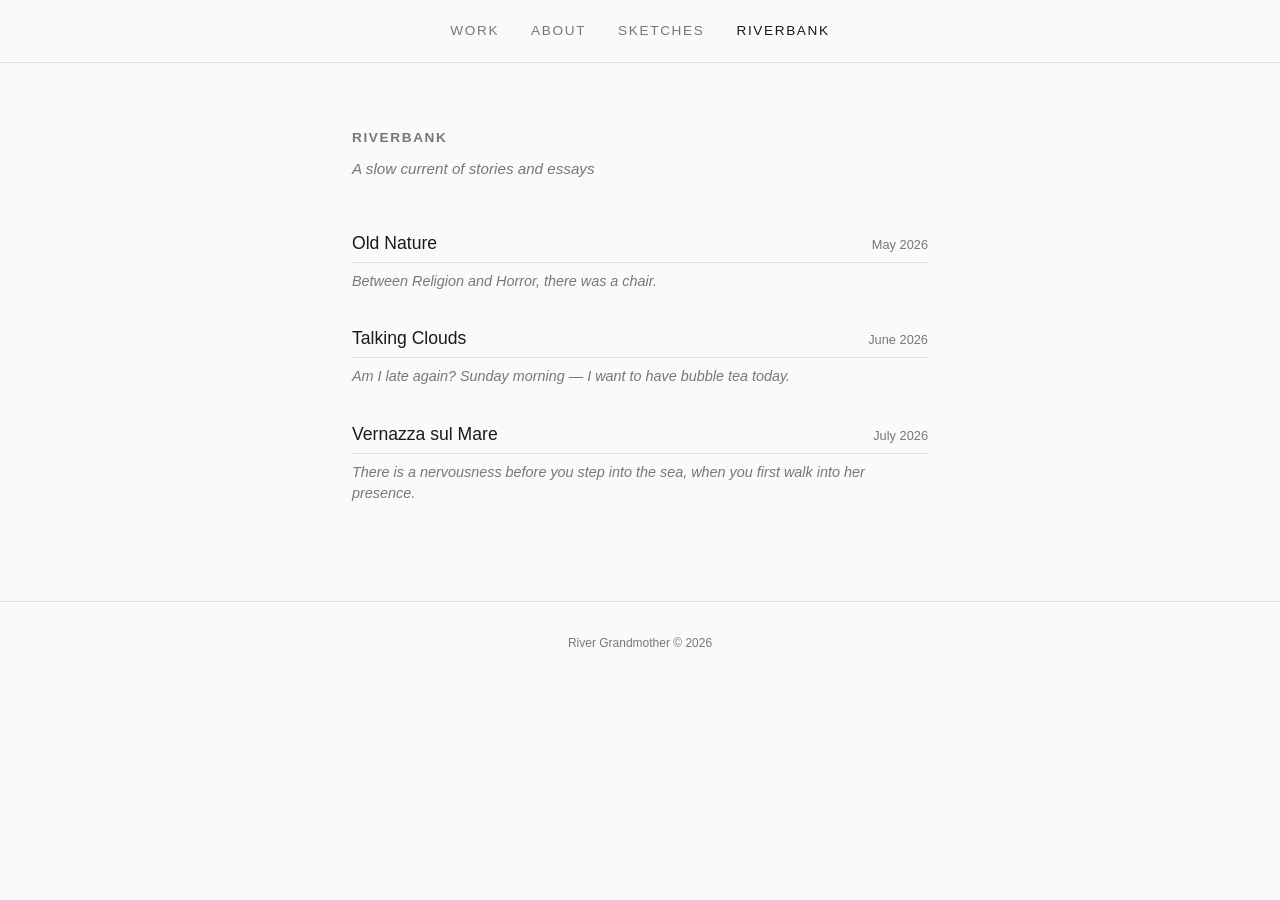
<file: index.html>
<!DOCTYPE html>
<html lang="en">
<head>
  <meta charset="UTF-8">
  <meta name="viewport" content="width=device-width, initial-scale=1.0">
  <title>Riverbank Notes</title>
  <link rel="stylesheet" href="style.css">
</head>
<body>

  <header>
    <nav>
      <a href="https://rivergrandmother.com" class="nav-link">Work</a>
      <a href="https://rivergrandmother.com#about" class="nav-link">About</a>
      <a href="https://rivergrandmother.com/sketches" class="nav-link">Sketches</a>
      <a href="/" class="nav-link active">Riverbank</a>
    </nav>
  </header>

  <main class="list-page">
    <h1>Riverbank</h1>
    <p class="page-subtitle">A slow current of stories and essays</p>
    <ul class="essay-list" id="essay-list">
      <!-- Populated from essays.js -->
    </ul>
  </main>

  <footer>
    <p>River Grandmother © 2026</p>
  </footer>

  <script src="essays.js"></script>
  <script>
    const list = document.getElementById("essay-list");
    ESSAYS.forEach(essay => {
      const li = document.createElement("li");
      const a = document.createElement("a");
      a.href = essay.slug + ".html";
      a.innerHTML = `\n        <span class="essay-title">${essay.title}</span>
        <span class="essay-date">${essay.date}</span>
      `;
      li.appendChild(a);
      if (essay.firstLine) {
        const first = document.createElement("p");
        first.className = "essay-first-line";
        first.textContent = essay.firstLine;
        li.appendChild(first);
      }
      list.appendChild(li);
    });

    // Set active navigation link based on current page
    function setActiveNavLink() {
      const currentPath = window.location.pathname;
      const navLinks = document.querySelectorAll('.nav-link');

      navLinks.forEach(link => {
        link.classList.remove('active');
        const linkPath = link.getAttribute('href');

        if (linkPath === '/' && (currentPath === '/' || currentPath === '/index.html')) {
          link.classList.add('active');
        } else if (linkPath === 'https://rivergrandmother.com#about' && currentPath.includes('about')) {
          link.classList.add('active');
        } else if (linkPath === 'https://rivergrandmother.com' && currentPath.includes('rivergrandmother.com')) {
          link.classList.add('active');
        }
      });
    }

    // Run on page load
    document.addEventListener('DOMContentLoaded', setActiveNavLink);
  </script>
</body>
</html>
</file>
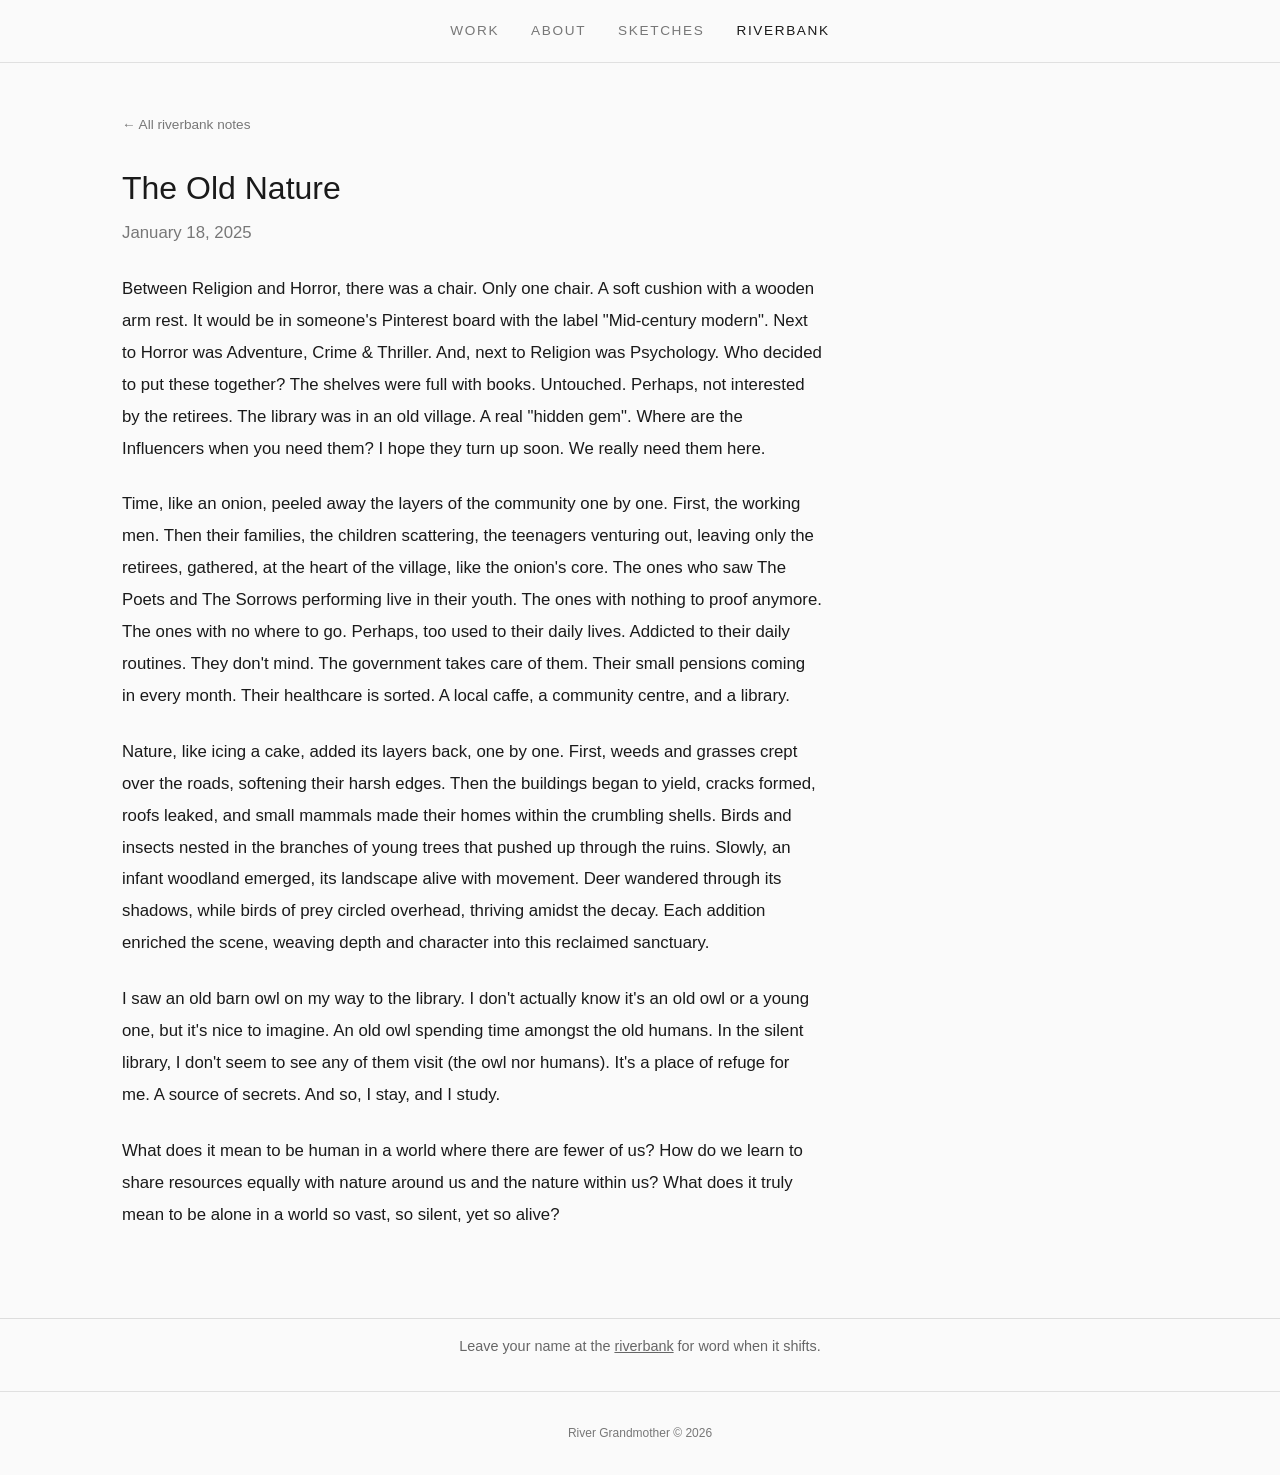
<file: old-nature.html>
<!DOCTYPE html>
<html lang="en">
<head>
  <meta charset="UTF-8">
  <meta name="viewport" content="width=device-width, initial-scale=1.0">
  <title>The Old Nature</title>
  <link rel="stylesheet" href="style.css">
</head>
<body>

  <header>
    <nav>
      <a href="https://rivergrandmother.com" class="nav-link">Work</a>
      <a href="https://rivergrandmother.com#about" class="nav-link">About</a>
      <a href="https://rivergrandmother.com/sketches" class="nav-link">Sketches</a>
      <a href="/" class="nav-link active">Riverbank</a>
    </nav>
  </header>

  <main class="essay-page">
    <article class="essay-content">
      <a href="/" class="back-link">&larr; All riverbank notes</a>
      <h1>The Old Nature</h1>
      <p class="essay-meta">January 18, 2025</p>
      
      
      <p>Between Religion and Horror, there was a chair. Only one chair. A soft cushion with a wooden arm rest. It would be in someone's Pinterest board with the label "Mid-century modern". Next to Horror was Adventure, Crime & Thriller. And, next to Religion was Psychology. Who decided to put these together? The shelves were full with books. Untouched. Perhaps, not interested by the retirees. The library was in an old village. A real "hidden gem". Where are the Influencers when you need them? I hope they turn up soon. We really need them here.</p>

      
      <p>Time, like an onion, peeled away the layers of the community one by one. First, the working men. Then their families, the children scattering, the teenagers venturing out, leaving only the retirees, gathered, at the heart of the village, like the onion's core. The ones who saw The Poets and The Sorrows performing live in their youth. The ones with nothing to proof anymore. The ones with no where to go. Perhaps, too used to their daily lives. Addicted to their daily routines. They don't mind. The government takes care of them. Their small pensions coming in every month. Their healthcare is sorted. A local caffe, a community centre, and a library.</p>

      
      <p>Nature, like icing a cake, added its layers back, one by one. First, weeds and grasses crept over the roads, softening their harsh edges. Then the buildings began to yield, cracks formed, roofs leaked, and small mammals made their homes within the crumbling shells. Birds and insects nested in the branches of young trees that pushed up through the ruins. Slowly, an infant woodland emerged, its landscape alive with movement. Deer wandered through its shadows, while birds of prey circled overhead, thriving amidst the decay. Each addition enriched the scene, weaving depth and character into this reclaimed sanctuary.</p>

      <p>I saw an old barn owl on my way to the library. I don't actually know it's an old owl or a young one, but it's nice to imagine. An old owl spending time amongst the old humans. In the silent library, I don't seem to see any of them visit (the owl nor humans). It's a place of refuge for me. A source of secrets. And so, I stay, and I study.</p>

      <p>What does it mean to be human in a world where there are fewer of us? How do we learn to share resources equally with nature around us and the nature within us? What does it truly mean to be alone in a world so vast, so silent, yet so alive?</p>
    </article>
  </main>

  <div class="email-signup" style="text-align: center; padding: 1rem 0; margin: 1rem 0; border-top: 1px solid #ddd; font-size: 0.9rem; color: #666;">
    <p>Leave your name at the <a href="https://forms.gle/9ZhHWVUtGJQ9tdm28" target="_blank" rel="noopener" style="color: #666; text-decoration: underline;">riverbank</a> for word when it shifts.</p>
  </div>

  <footer>
    <p>River Grandmother © 2026</p>
  </footer>
</body>
</html>
</file>
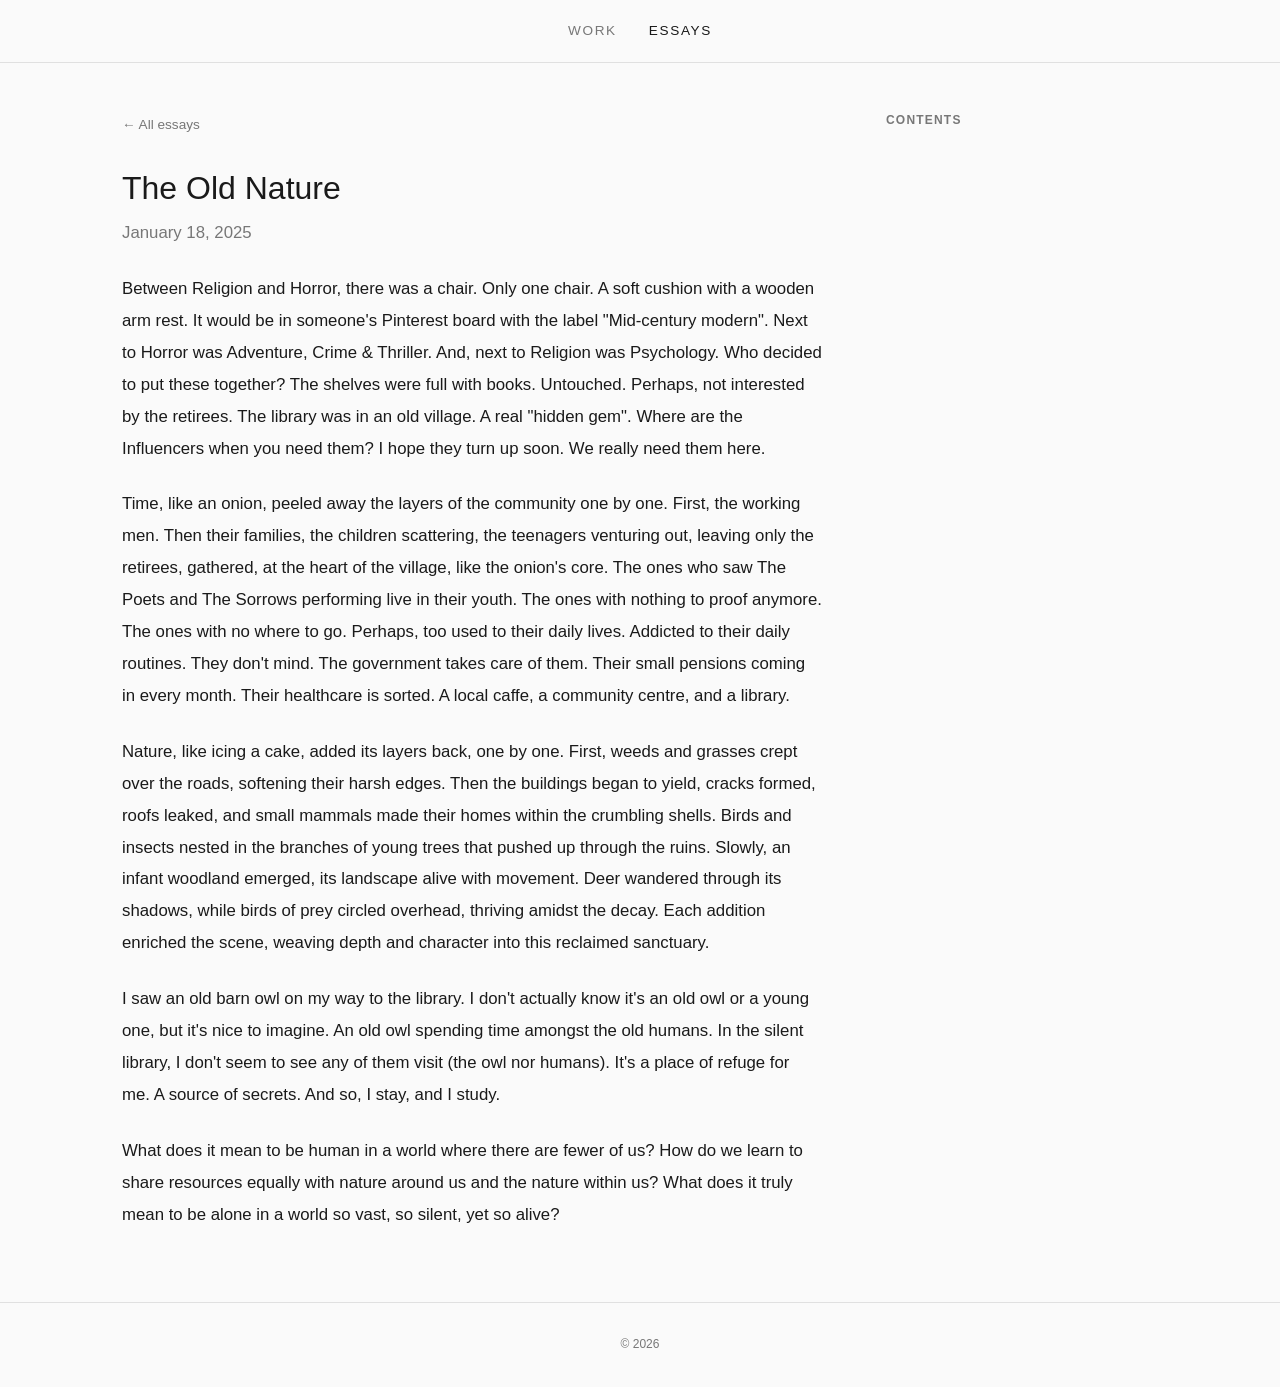
<file: on-nature.html>
<!DOCTYPE html>
<html lang="en">
<head>
  <meta charset="UTF-8">
  <meta name="viewport" content="width=device-width, initial-scale=1.0">
  <title>The Old Nature</title>
  <link rel="stylesheet" href="style.css">
</head>
<body>

  <header>
    <nav>
      <a href="https://rivergrandmother.com" class="nav-link">Work</a>
      <a href="/" class="nav-link active">Essays</a>
    </nav>
  </header>

  <main class="essay-page">
    <article class="essay-content">
      <a href="/" class="back-link">&larr; All essays</a>
      <h1>The Old Nature</h1>
      <p class="essay-meta">January 18, 2025</p>

      
      <p>Between Religion and Horror, there was a chair. Only one chair. A soft cushion with a wooden arm rest. It would be in someone's Pinterest board with the label "Mid-century modern". Next to Horror was Adventure, Crime & Thriller. And, next to Religion was Psychology. Who decided to put these together? The shelves were full with books. Untouched. Perhaps, not interested by the retirees. The library was in an old village. A real "hidden gem". Where are the Influencers when you need them? I hope they turn up soon. We really need them here.</p>

      
      <p>Time, like an onion, peeled away the layers of the community one by one. First, the working men. Then their families, the children scattering, the teenagers venturing out, leaving only the retirees, gathered, at the heart of the village, like the onion's core. The ones who saw The Poets and The Sorrows performing live in their youth. The ones with nothing to proof anymore. The ones with no where to go. Perhaps, too used to their daily lives. Addicted to their daily routines. They don't mind. The government takes care of them. Their small pensions coming in every month. Their healthcare is sorted. A local caffe, a community centre, and a library.</p>

      
      <p>Nature, like icing a cake, added its layers back, one by one. First, weeds and grasses crept over the roads, softening their harsh edges. Then the buildings began to yield, cracks formed, roofs leaked, and small mammals made their homes within the crumbling shells. Birds and insects nested in the branches of young trees that pushed up through the ruins. Slowly, an infant woodland emerged, its landscape alive with movement. Deer wandered through its shadows, while birds of prey circled overhead, thriving amidst the decay. Each addition enriched the scene, weaving depth and character into this reclaimed sanctuary.</p>

      <p>I saw an old barn owl on my way to the library. I don't actually know it's an old owl or a young one, but it's nice to imagine. An old owl spending time amongst the old humans. In the silent library, I don't seem to see any of them visit (the owl nor humans). It's a place of refuge for me. A source of secrets. And so, I stay, and I study.</p>

      <p>What does it mean to be human in a world where there are fewer of us? How do we learn to share resources equally with nature around us and the nature within us? What does it truly mean to be alone in a world so vast, so silent, yet so alive?</p>
    </article>

    <aside class="toc" id="toc">
      <h3>Contents</h3>
      <ul></ul>
    </aside>
  </main>

  <footer>
    <p>&copy; 2026</p>
  </footer>

  <script>
    const headings = document.querySelectorAll(".essay-content h2");
    const tocList = document.querySelector(".toc ul");
    headings.forEach(h => {
      const li = document.createElement("li");
      const a = document.createElement("a");
      a.href = "#" + h.id;
      a.textContent = h.textContent;
      li.appendChild(a);
      tocList.appendChild(li);
    });

    const tocLinks = document.querySelectorAll(".toc a");
    const observer = new IntersectionObserver(entries => {
      entries.forEach(entry => {
        if (entry.isIntersecting) {
          tocLinks.forEach(l => l.classList.remove("active"));
          const active = document.querySelector(`.toc a[href="#${entry.target.id}"]`);
          if (active) active.classList.add("active");
        }
      });
    }, { rootMargin: "-20% 0px -60% 0px" });

    headings.forEach(h => observer.observe(h));
  </script>
</body>
</html>
</file>
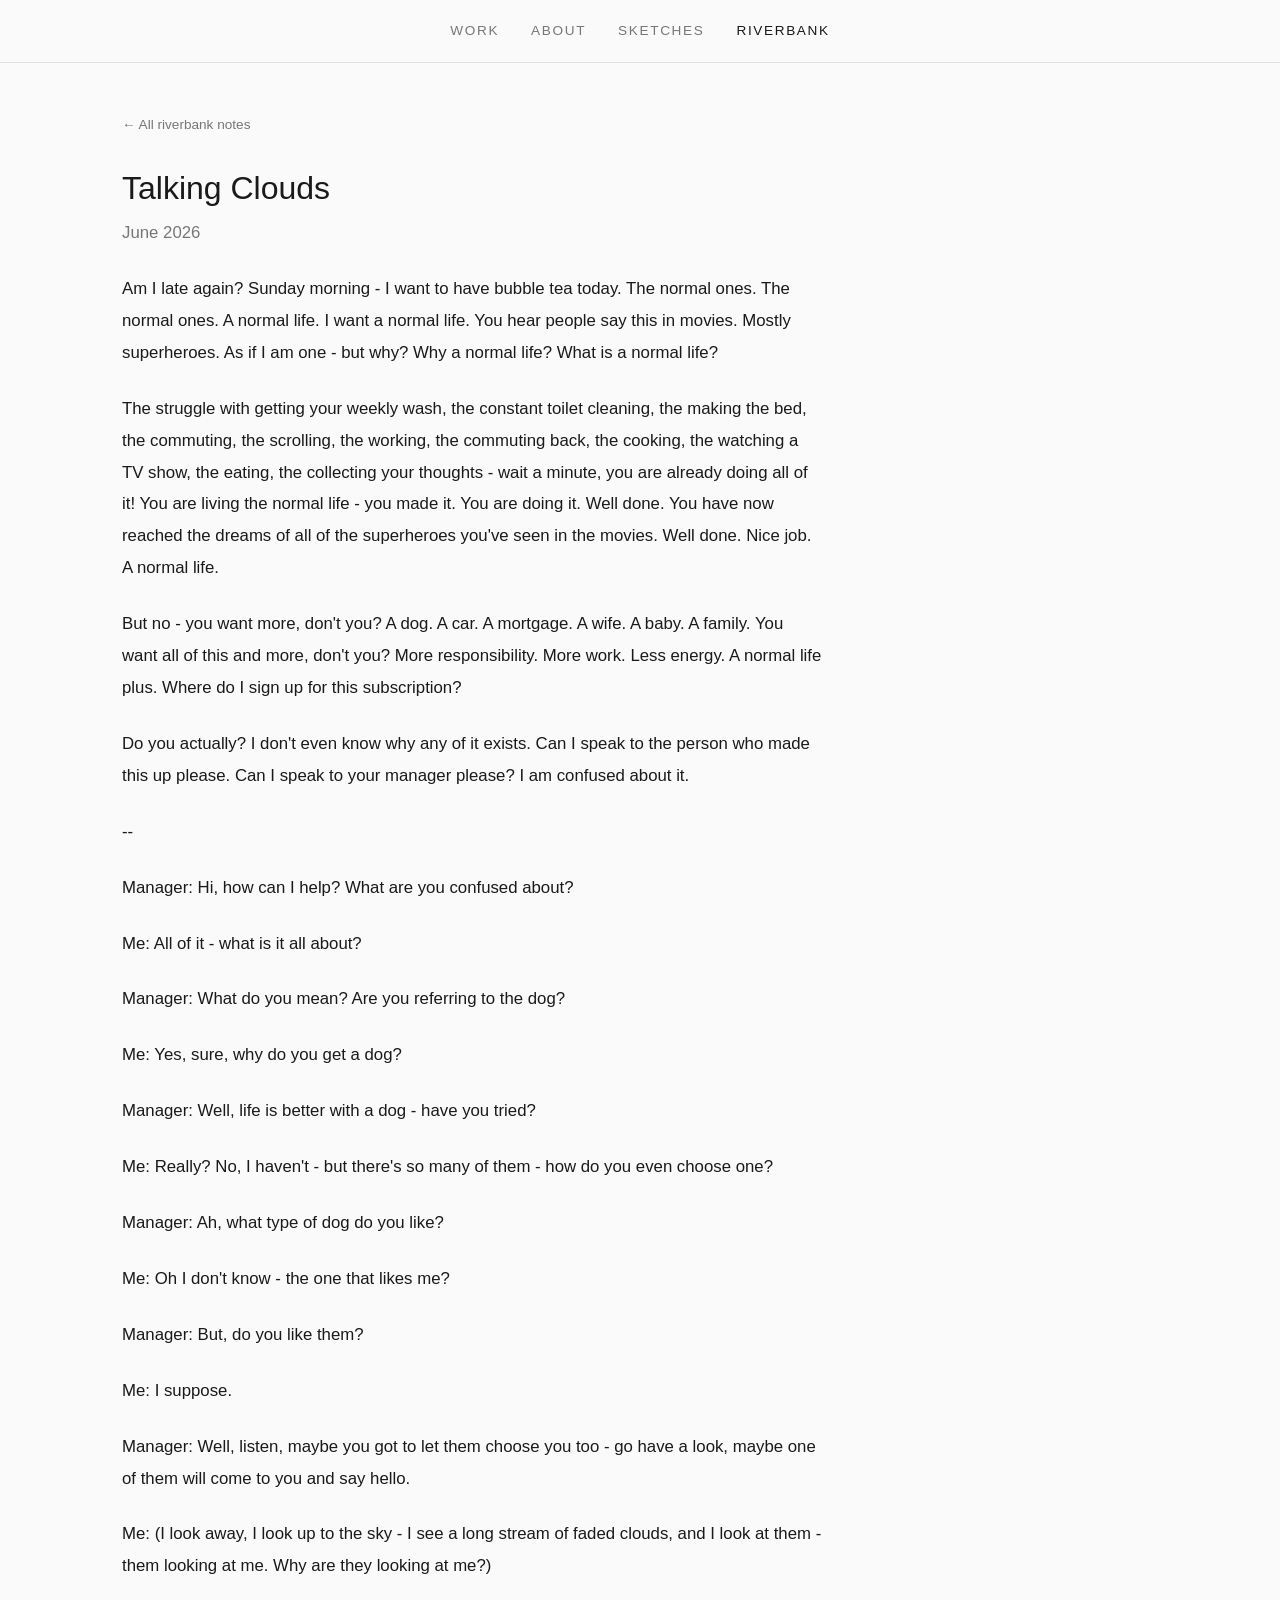
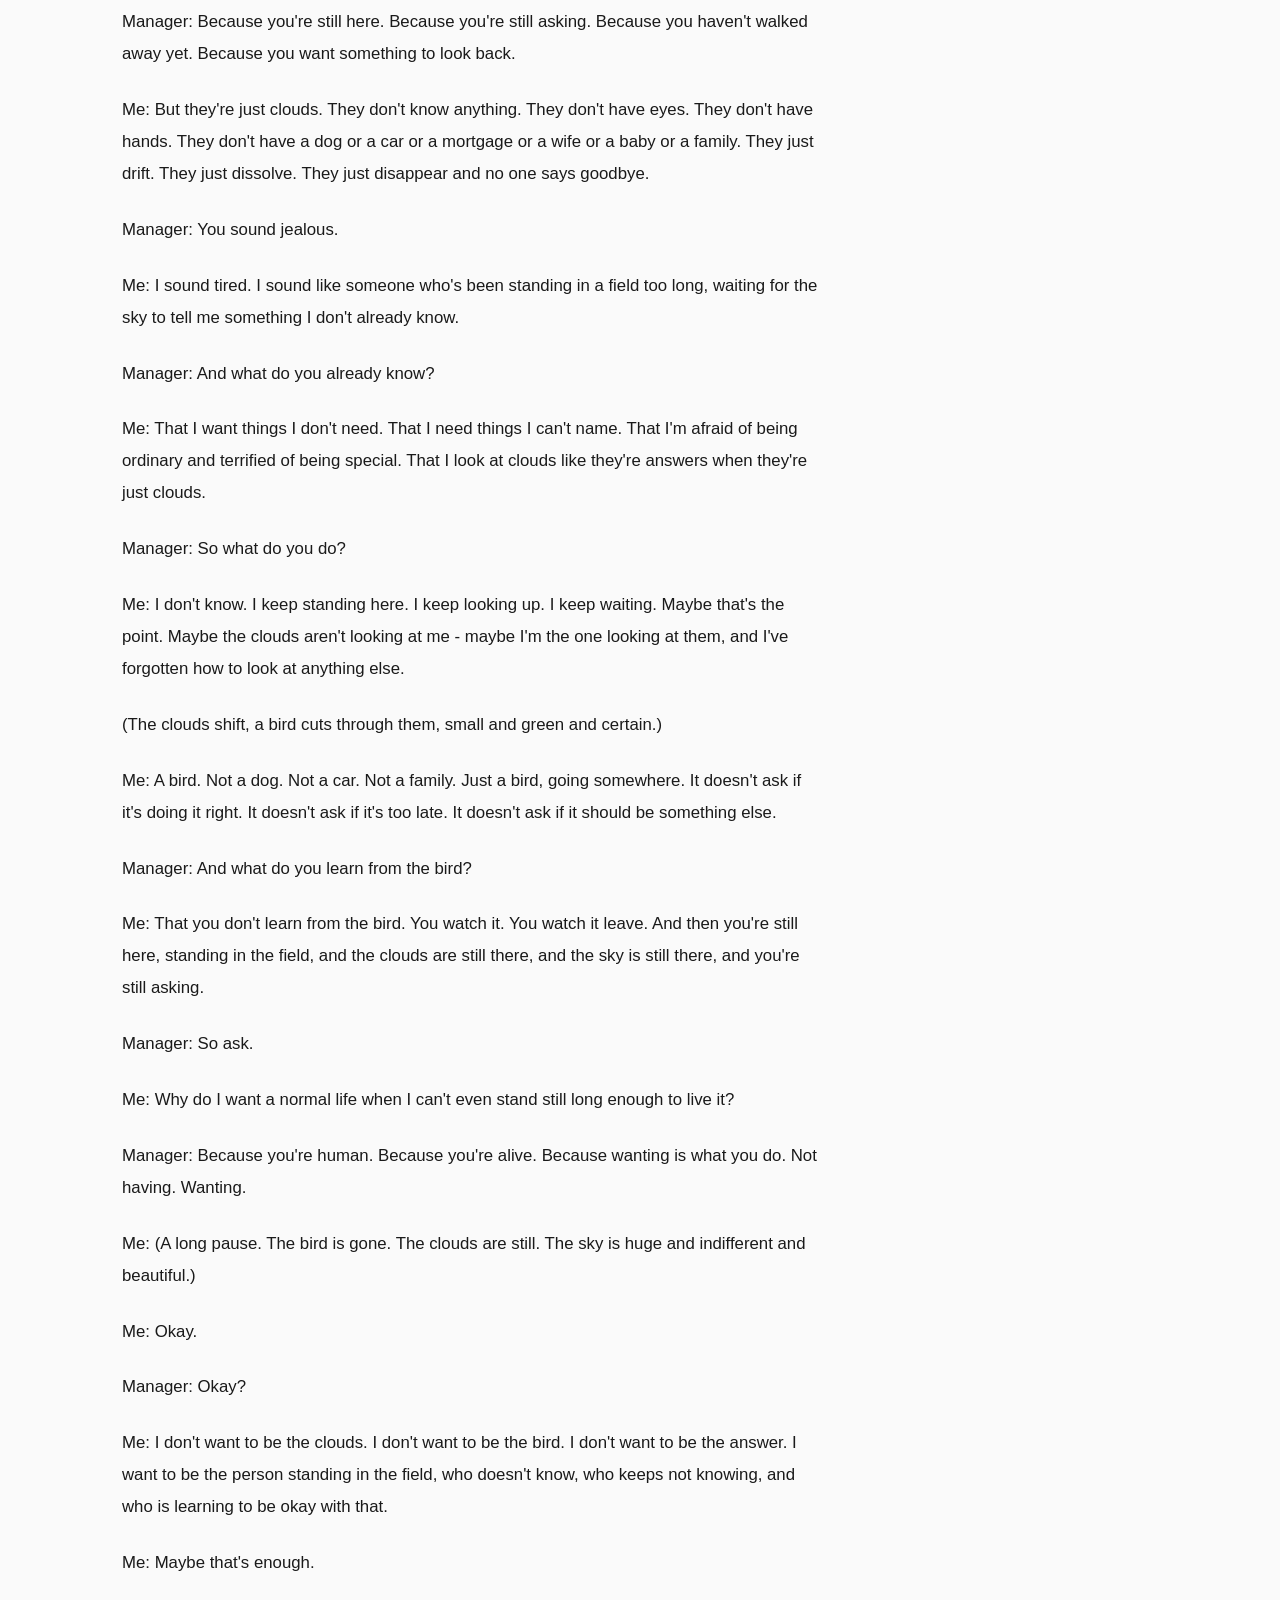
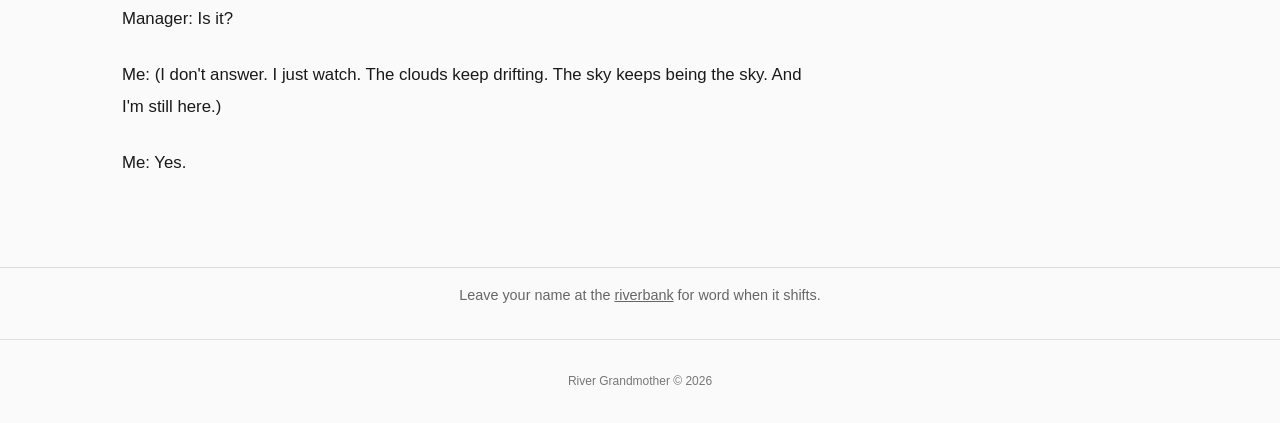
<file: talking-clouds.html>
<!DOCTYPE html>
<html lang="en">
<head>
  <meta charset="UTF-8">
  <meta name="viewport" content="width=device-width, initial-scale=1.0">
  <title>Talking Clouds</title>
  <link rel="stylesheet" href="style.css">
</head>
<body>

  <header>
    <nav>
      <a href="https://rivergrandmother.com" class="nav-link">Work</a>
      <a href="https://rivergrandmother.com#about" class="nav-link">About</a>
      <a href="https://rivergrandmother.com/sketches" class="nav-link">Sketches</a>
      <a href="/" class="nav-link active">Riverbank</a>
    </nav>
  </header>

  <main class="essay-page">
    <article class="essay-content">
      <a href="/" class="back-link">&larr; All riverbank notes</a>
      <h1>Talking Clouds</h1>
      <p class="essay-meta">June 2026</p>
      
      
      <p>Am I late again? Sunday morning - I want to have bubble tea today. The normal ones. The normal ones. A normal life. I want a normal life. You hear people say this in movies. Mostly superheroes. As if I am one - but why? Why a normal life? What is a normal life?</p>

      
      <p>The struggle with getting your weekly wash, the constant toilet cleaning, the making the bed, the commuting, the scrolling, the working, the commuting back, the cooking, the watching a TV show, the eating, the collecting your thoughts - wait a minute, you are already doing all of it! You are living the normal life - you made it. You are doing it. Well done. You have now reached the dreams of all of the superheroes you've seen in the movies. Well done. Nice job. A normal life.</p>

      
      <p>But no - you want more, don't you? A dog. A car. A mortgage. A wife. A baby. A family. You want all of this and more, don't you? More responsibility. More work. Less energy. A normal life plus. Where do I sign up for this subscription?</p>

      
      <p>Do you actually? I don't even know why any of it exists. Can I speak to the person who made this up please. Can I speak to your manager please? I am confused about it.</p>

      
      <p>--

      
      <p>Manager: Hi, how can I help? What are you confused about?</p>

      
      <p>Me: All of it - what is it all about?</p>

      
      <p>Manager: What do you mean? Are you referring to the dog?</p>

      
      <p>Me: Yes, sure, why do you get a dog?</p>

      
      <p>Manager: Well, life is better with a dog - have you tried?</p>

      
      <p>Me: Really? No, I haven't - but there's so many of them - how do you even choose one?</p>

      
      <p>Manager: Ah, what type of dog do you like?</p>

      
      <p>Me: Oh I don't know - the one that likes me?</p>

      
      <p>Manager: But, do you like them?</p>

      
      <p>Me: I suppose.</p>

      
      <p>Manager: Well, listen, maybe you got to let them choose you too - go have a look, maybe one of them will come to you and say hello.</p>

      
      <p>Me: (I look away, I look up to the sky - I see a long stream of faded clouds, and I look at them - them looking at me. Why are they looking at me?)</p>

      
      <p>Manager: Because you're still here. Because you're still asking. Because you haven't walked away yet. Because you want something to look back.</p>

      
      <p>Me: But they're just clouds. They don't know anything. They don't have eyes. They don't have hands. They don't have a dog or a car or a mortgage or a wife or a baby or a family. They just drift. They just dissolve. They just disappear and no one says goodbye.</p>

      
      <p>Manager: You sound jealous.</p>

      
      <p>Me: I sound tired. I sound like someone who's been standing in a field too long, waiting for the sky to tell me something I don't already know.</p>

      
      <p>Manager: And what do you already know?</p>

      
      <p>Me: That I want things I don't need. That I need things I can't name. That I'm afraid of being ordinary and terrified of being special. That I look at clouds like they're answers when they're just clouds.</p>

      
      <p>Manager: So what do you do?</p>

      
      <p>Me: I don't know. I keep standing here. I keep looking up. I keep waiting. Maybe that's the point. Maybe the clouds aren't looking at me - maybe I'm the one looking at them, and I've forgotten how to look at anything else.</p>

      
      <p>(The clouds shift, a bird cuts through them, small and green and certain.)</p>

      
      <p>Me: A bird. Not a dog. Not a car. Not a family. Just a bird, going somewhere. It doesn't ask if it's doing it right. It doesn't ask if it's too late. It doesn't ask if it should be something else.</p>

      
      <p>Manager: And what do you learn from the bird?</p>

      
      <p>Me: That you don't learn from the bird. You watch it. You watch it leave. And then you're still here, standing in the field, and the clouds are still there, and the sky is still there, and you're still asking.</p>

      
      <p>Manager: So ask.</p>

      
      <p>Me: Why do I want a normal life when I can't even stand still long enough to live it?</p>

      
      <p>Manager: Because you're human. Because you're alive. Because wanting is what you do. Not having. Wanting.</p>

      
      <p>Me: (A long pause. The bird is gone. The clouds are still. The sky is huge and indifferent and beautiful.)</p>

      
      <p>Me: Okay.</p>

      
      <p>Manager: Okay?</p>

      
      <p>Me: I don't want to be the clouds. I don't want to be the bird. I don't want to be the answer. I want to be the person standing in the field, who doesn't know, who keeps not knowing, and who is learning to be okay with that.</p>

      
      <p>Me: Maybe that's enough.</p>

      
      <p>Manager: Is it?</p>

      
      <p>Me: (I don't answer. I just watch. The clouds keep drifting. The sky keeps being the sky. And I'm still here.)</p>

      
      <p>Me: Yes.</p>
    </article>
  </main>

  <div class="email-signup" style="text-align: center; padding: 1rem 0; margin: 1rem 0; border-top: 1px solid #ddd; font-size: 0.9rem; color: #666;">
    <p>Leave your name at the <a href="https://forms.gle/9ZhHWVUtGJQ9tdm28" target="_blank" rel="noopener" style="color: #666; text-decoration: underline;">riverbank</a> for word when it shifts.</p>
  </div>

  <footer>
    <p>River Grandmother © 2026</p>
  </footer>
</body>
</html>
</file>
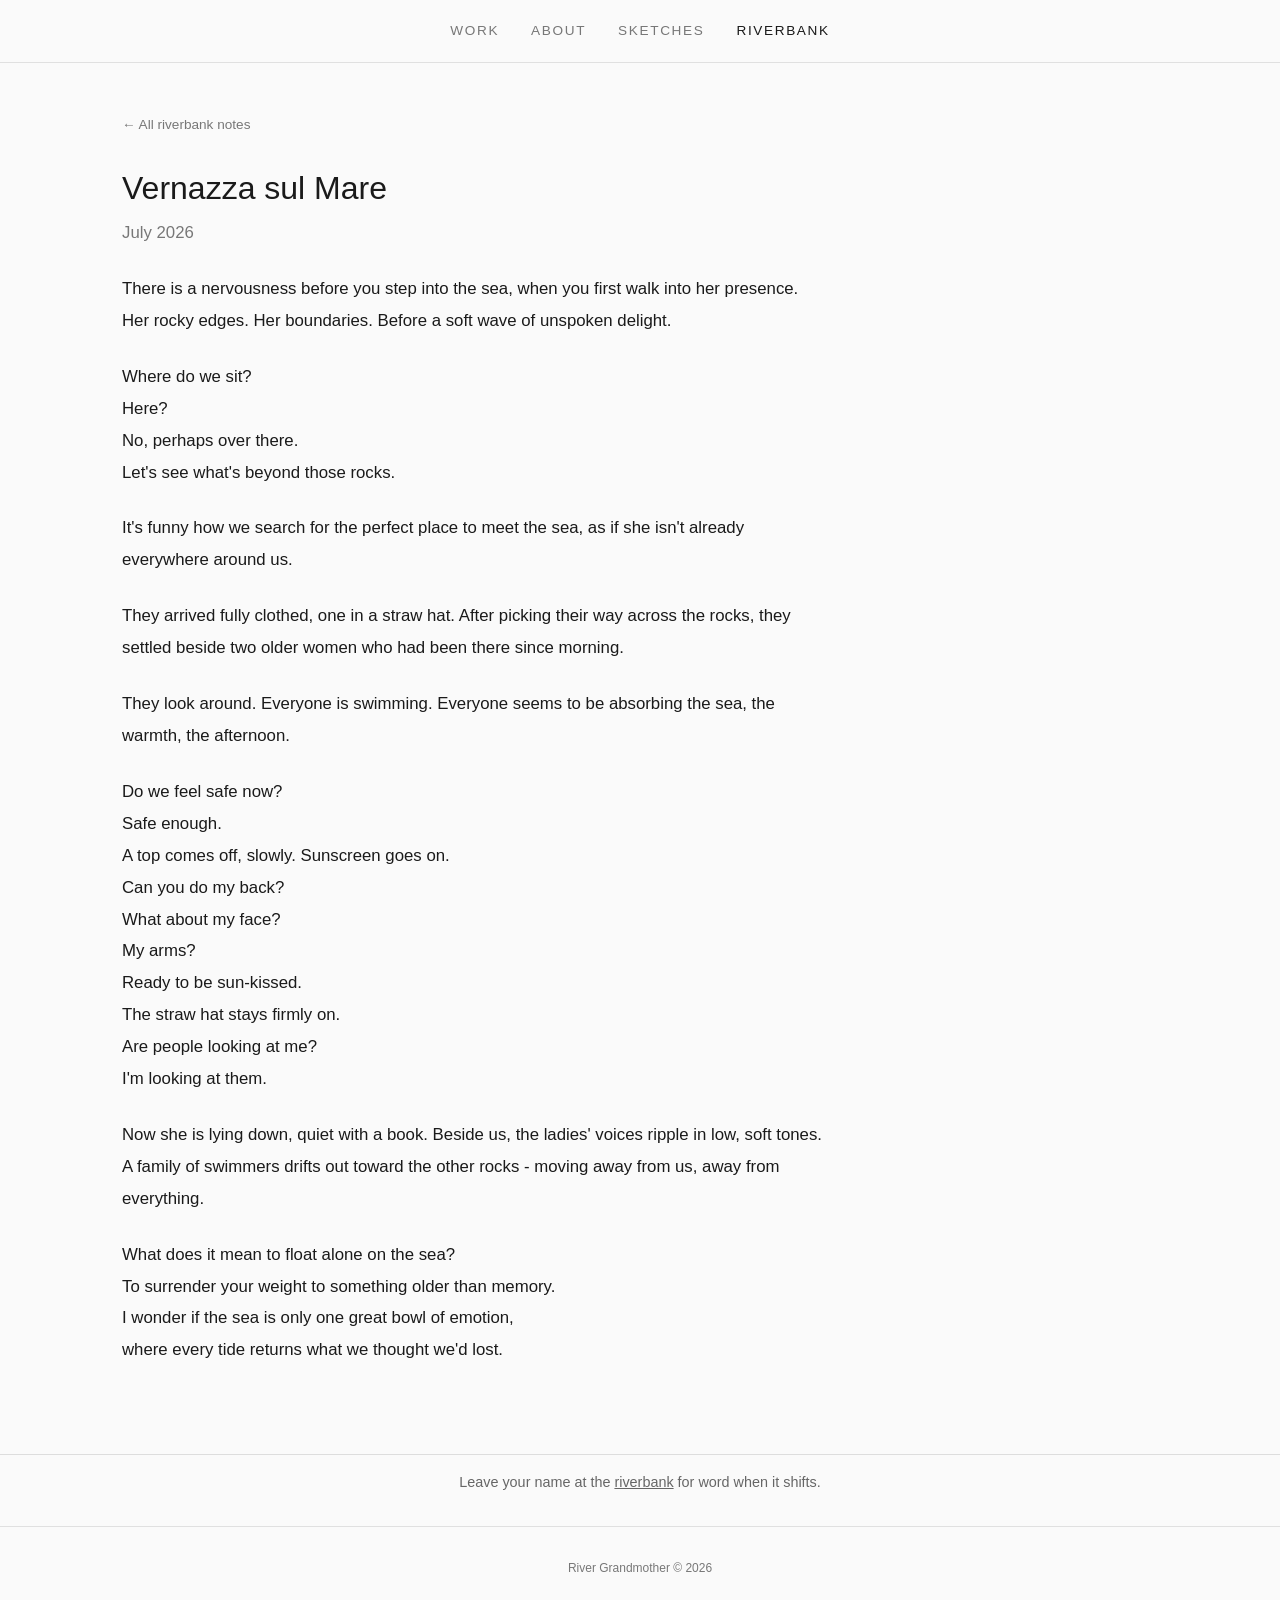
<file: vernazza-sul-mare.html>
<!DOCTYPE html>
<html lang="en">
<head>
  <meta charset="UTF-8">
  <meta name="viewport" content="width=device-width, initial-scale=1.0">
  <title>Vernazza sul Mare</title>
  <link rel="stylesheet" href="style.css">
</head>
<body>

  <header>
    <nav>
      <a href="https://rivergrandmother.com" class="nav-link">Work</a>
      <a href="https://rivergrandmother.com#about" class="nav-link">About</a>
      <a href="https://rivergrandmother.com/sketches" class="nav-link">Sketches</a>
      <a href="/" class="nav-link active">Riverbank</a>
    </nav>
  </header>

  <main class="essay-page">
    <article class="essay-content">
      <a href="/" class="back-link">&larr; All riverbank notes</a>
      <h1>Vernazza sul Mare</h1>
      <p class="essay-meta">July 2026</p>


      <p>There is a nervousness before you step into the sea, when you first walk into her presence. Her rocky edges. Her boundaries. Before a soft wave of unspoken delight.</p>

      <p>Where do we sit?<br>
      Here?<br>
      No, perhaps over there.<br>
      Let's see what's beyond those rocks.</p>

      <p>It's funny how we search for the perfect place to meet the sea, as if she isn't already everywhere around us.</p>

      <p>They arrived fully clothed, one in a straw hat. After picking their way across the rocks, they settled beside two older women who had been there since morning.</p>

      <p>They look around. Everyone is swimming. Everyone seems to be absorbing the sea, the warmth, the afternoon.</p>

      <p>Do we feel safe now?<br>
      Safe enough.<br>
      A top comes off, slowly. Sunscreen goes on.<br>
      Can you do my back?<br>
      What about my face?<br>
      My arms?<br>
      Ready to be sun-kissed.<br>
      The straw hat stays firmly on.<br>
      Are people looking at me?<br>
      I'm looking at them.</p>

      <p>Now she is lying down, quiet with a book. Beside us, the ladies' voices ripple in low, soft tones. A family of swimmers drifts out toward the other rocks - moving away from us, away from everything.</p>

      <p>What does it mean to float alone on the sea?<br>
      To surrender your weight to something older than memory.<br>
      I wonder if the sea is only one great bowl of emotion,<br>
      where every tide returns what we thought we'd lost.</p>
    </article>
  </main>

  <div class="email-signup" style="text-align: center; padding: 1rem 0; margin: 1rem 0; border-top: 1px solid #ddd; font-size: 0.9rem; color: #666;">
    <p>Leave your name at the <a href="https://forms.gle/9ZhHWVUtGJQ9tdm28" target="_blank" rel="noopener" style="color: #666; text-decoration: underline;">riverbank</a> for word when it shifts.</p>
  </div>

  <footer>
    <p>River Grandmother © 2026</p>
  </footer>
</body>
</html>
</file>
<file: style.css>
/* ── Reset & Base ── */

*, *::before, *::after {
  margin: 0;
  padding: 0;
  box-sizing: border-box;
}

:root {
  --bg: #fafafa;
  --text: #1a1a1a;
  --text-light: #777;
  --border: #e0e0e0;
  --font: "Helvetica Neue", Helvetica, Arial, sans-serif;
}

html {
  scroll-behavior: smooth;
}

body {
  font-family: var(--font);
  color: var(--text);
  background: var(--bg);
  line-height: 1.6;
  -webkit-font-smoothing: antialiased;
}

/* ── Header / Nav ── */

header {
  position: sticky;
  top: 0;
  z-index: 100;
  background: var(--bg);
  border-bottom: 1px solid var(--border);
}

nav {
  max-width: 1400px;
  margin: 0 auto;
  padding: 1.25rem 2rem;
  display: flex;
  gap: 2rem;
  justify-content: center;
}

.nav-link {
  text-decoration: none;
  color: var(--text-light);
  font-size: 0.85rem;
  letter-spacing: 0.12em;
  text-transform: uppercase;
  transition: color 0.2s;
}

.nav-link:hover,
.nav-link.active {
  color: var(--text);
}

/* ── List Page ── */

.list-page {
  max-width: 640px;
  margin: 0 auto;
  padding: 4rem 2rem;
}

.list-page h1 {
  font-size: 0.85rem;
  text-transform: uppercase;
  letter-spacing: 0.12em;
  color: var(--text-light);
  margin-bottom: 0.5rem;
}

.page-subtitle {
  font-size: 0.95rem;
  color: var(--text-light);
  margin-bottom: 3rem;
  font-style: italic;
}

.essay-list {
  list-style: none;
}

.essay-list li {
  margin-bottom: 2rem;
}

.essay-list a {
  text-decoration: none;
  color: var(--text);
  display: flex;
  justify-content: space-between;
  align-items: baseline;
  gap: 1rem;
  padding-bottom: 0.3rem;
  border-bottom: 1px solid var(--border);
  transition: border-color 0.2s;
}

.essay-list a:hover {
  border-color: var(--text);
}

.essay-title {
  font-size: 1.1rem;
  font-weight: 400;
}

.essay-date {
  font-size: 0.8rem;
  color: var(--text-light);
  white-space: nowrap;
}

.essay-first-line {
  font-size: 0.9rem;
  color: var(--text-light);
  margin-top: 0.5rem;
  line-height: 1.5;
  font-style: italic;
}

/* ── Essay Page ── */

.essay-page {
  display: flex;
  max-width: 1100px;
  margin: 0 auto;
  padding: 3rem 2rem;
  gap: 4rem;
}

.essay-content {
  flex: 1;
  max-width: 700px;
}

.essay-content h1 {
  font-size: 2rem;
  font-weight: 500;
  line-height: 1.3;
  margin-bottom: 0.5rem;
}

.essay-meta {
  font-size: 0.8rem;
  color: var(--text-light);
  margin-bottom: 3rem;
}

.essay-content h2 {
  font-size: 1.2rem;
  font-weight: 500;
  margin-top: 2.5rem;
  margin-bottom: 1rem;
}

.essay-content p {
  font-size: 1.05rem;
  line-height: 1.9;
  margin-bottom: 1.5rem;
}

.essay-content blockquote {
  border-left: 2px solid var(--border);
  padding-left: 1.5rem;
  margin: 2rem 0;
  color: var(--text-light);
  font-style: italic;
}

.essay-content hr {
  border: none;
  border-top: 1px solid var(--border);
  margin: 3rem 0;
}

/* ── Table of Contents (sidebar) ── */

.toc {
  width: 220px;
  flex-shrink: 0;
  position: sticky;
  top: 5rem;
  align-self: flex-start;
  max-height: calc(100vh - 6rem);
  overflow-y: auto;
}

.toc h3 {
  font-size: 0.75rem;
  text-transform: uppercase;
  letter-spacing: 0.1em;
  color: var(--text-light);
  margin-bottom: 1rem;
}

.toc ul {
  list-style: none;
}

.toc li {
  margin-bottom: 0.6rem;
}

.toc a {
  text-decoration: none;
  color: var(--text-light);
  font-size: 0.82rem;
  line-height: 1.4;
  transition: color 0.2s;
}

.toc a:hover,
.toc a.active {
  color: var(--text);
}

/* ── Back link ── */

.back-link {
  display: inline-block;
  margin-bottom: 2rem;
  text-decoration: none;
  color: var(--text-light);
  font-size: 0.85rem;
  transition: color 0.2s;
}

.back-link:hover {
  color: var(--text);
}



/* ── Footer ── */

footer {
  text-align: center;
  padding: 2rem;
  font-size: 0.75rem;
  color: var(--text-light);
  border-top: 1px solid var(--border);
}

/* ── Responsive ── */

@media (max-width: 850px) {
  .essay-page {
    flex-direction: column;
    padding: 2rem 1.5rem;
    gap: 0;
  }

  .toc {
    position: static;
    width: 100%;
    max-height: none;
    margin-bottom: 2rem;
    padding-bottom: 1.5rem;
    border-bottom: 1px solid var(--border);
  }

  .essay-content {
    max-width: 100%;
  }
}

@media (max-width: 480px) {
  .list-page {
    padding: 2.5rem 1.25rem;
  }

  .essay-content h1 {
    font-size: 1.5rem;
  }
}
</file>
